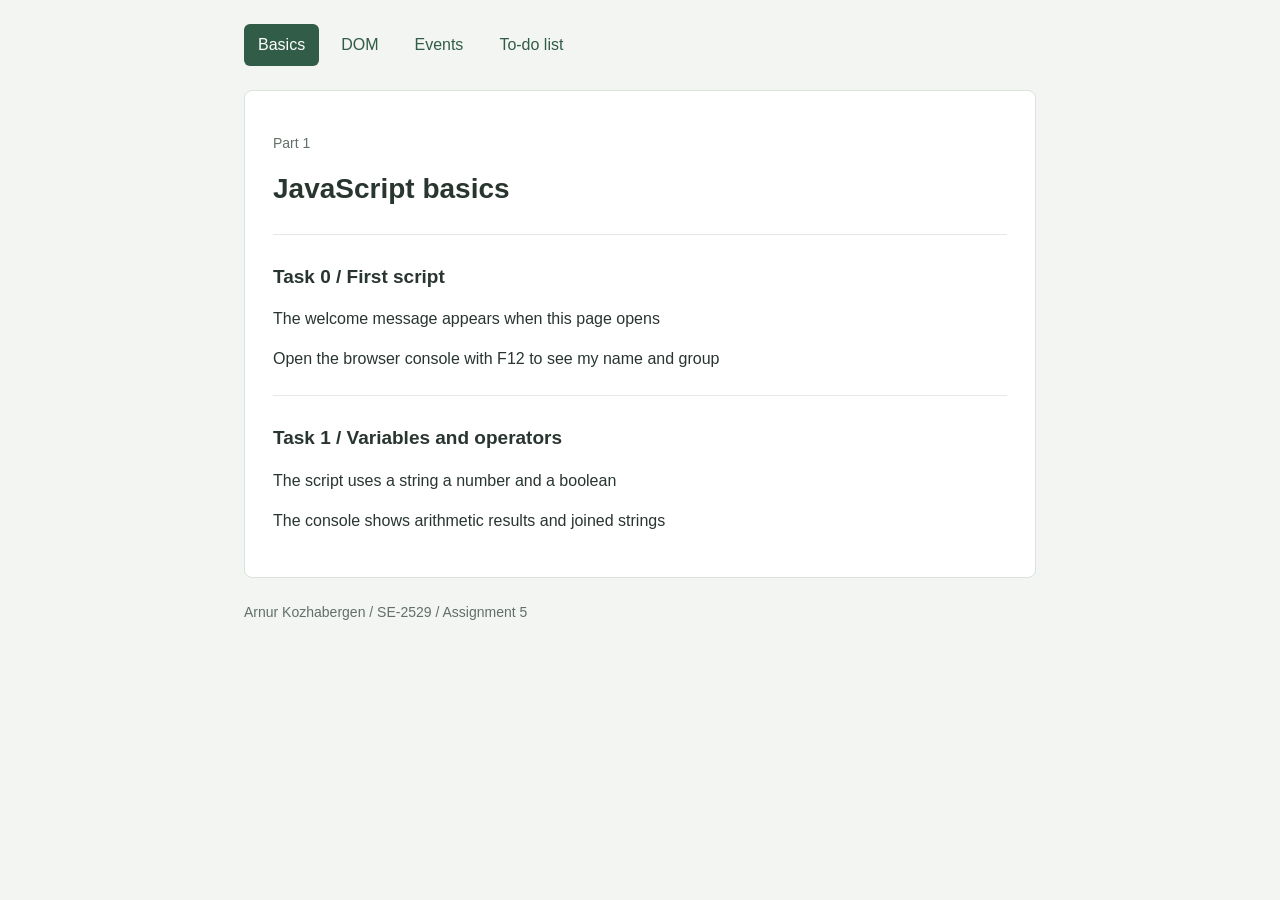
<file: index.html>
<!DOCTYPE html>
<html lang="en">
<head>
  <meta charset="UTF-8">
  <meta name="viewport" content="width=device-width, initial-scale=1.0">
  <title>JavaScript basics</title>
  <link rel="stylesheet" href="style.css">
  <script src="basics.js" defer></script>
</head>
<body>
  <header>
    <nav aria-label="Assignment parts">
      <a href="index.html" aria-current="page">Basics</a>
      <a href="dom.html">DOM</a>
      <a href="events.html">Events</a>
      <a href="todo.html">To-do list</a>
    </nav>
  </header>
  <main>
    <p class="part">Part 1</p>
    <h1>JavaScript basics</h1>
    <section>
      <h2>Task 0 / First script</h2>
      <p>The welcome message appears when this page opens</p>
      <p>Open the browser console with F12 to see my name and group</p>
    </section>
    <section>
      <h2>Task 1 / Variables and operators</h2>
      <p>The script uses a string a number and a boolean</p>
      <p>The console shows arithmetic results and joined strings</p>
    </section>
  </main>
  <footer>Arnur Kozhabergen / SE-2529 / Assignment 5</footer>
</body>
</html>
</file>
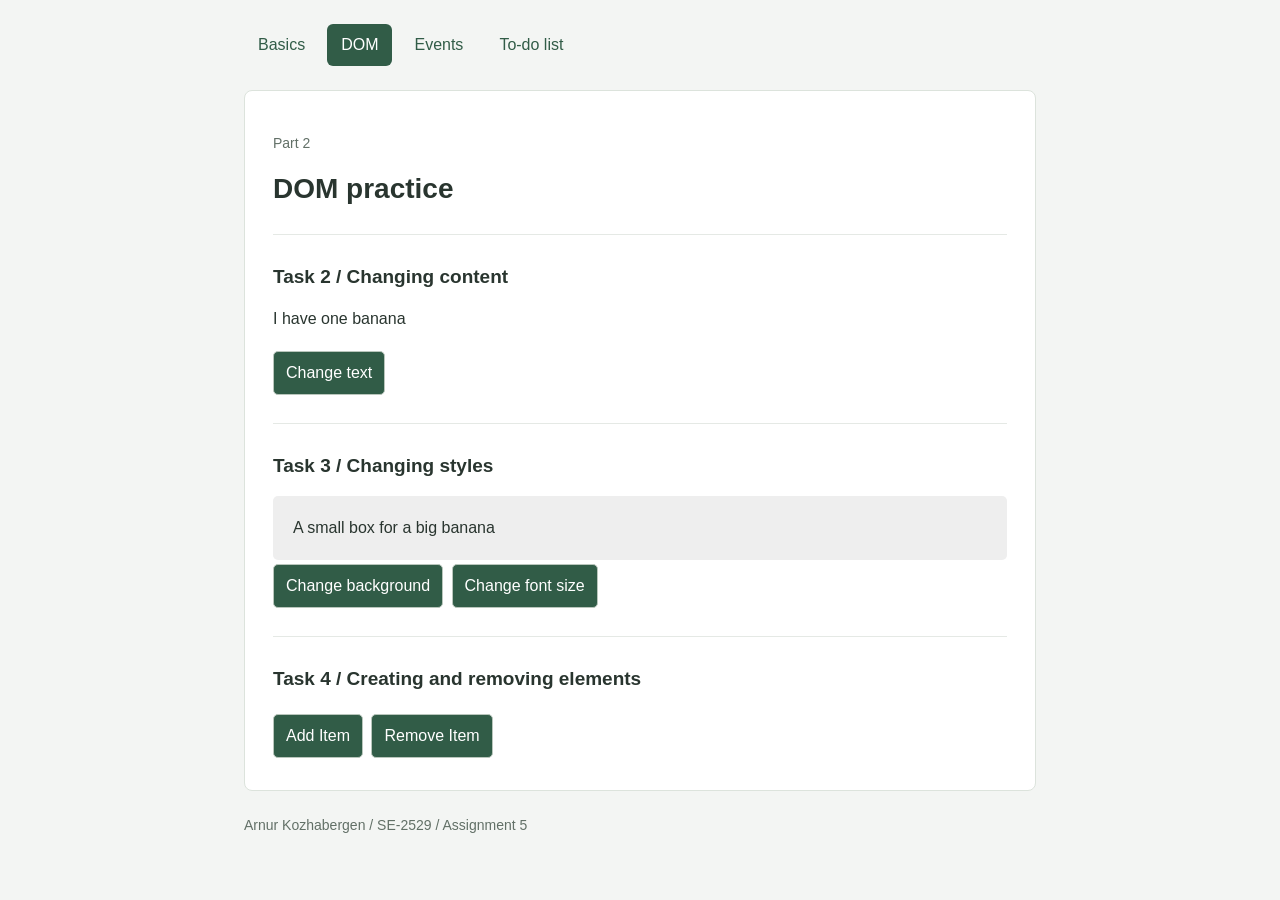
<file: dom.html>
<!DOCTYPE html>
<html lang="en">
<head>
  <meta charset="UTF-8">
  <meta name="viewport" content="width=device-width, initial-scale=1.0">
  <title>DOM practice</title>
  <link rel="stylesheet" href="style.css">
  <script src="dom.js" defer></script>
</head>
<body>
  <header>
    <nav aria-label="Assignment parts">
      <a href="index.html">Basics</a>
      <a href="dom.html" aria-current="page">DOM</a>
      <a href="events.html">Events</a>
      <a href="todo.html">To-do list</a>
    </nav>
  </header>
  <main>
    <p class="part">Part 2</p>
    <h1>DOM practice</h1>
    <section>
      <h2>Task 2 / Changing content</h2>
      <p id="message" aria-live="polite">I have one banana</p>
      <button id="change-text">Change text</button>
    </section>
    <section>
      <h2>Task 3 / Changing styles</h2>
      <div id="style-box" class="box">A small box for a big banana</div>
      <button id="change-color">Change background</button>
      <button id="change-size">Change font size</button>
    </section>
    <section>
      <h2>Task 4 / Creating and removing elements</h2>
      <ul id="items"></ul>
      <button id="add-item">Add Item</button>
      <button id="remove-item">Remove Item</button>
    </section>
  </main>
  <footer>Arnur Kozhabergen / SE-2529 / Assignment 5</footer>
</body>
</html>
</file>
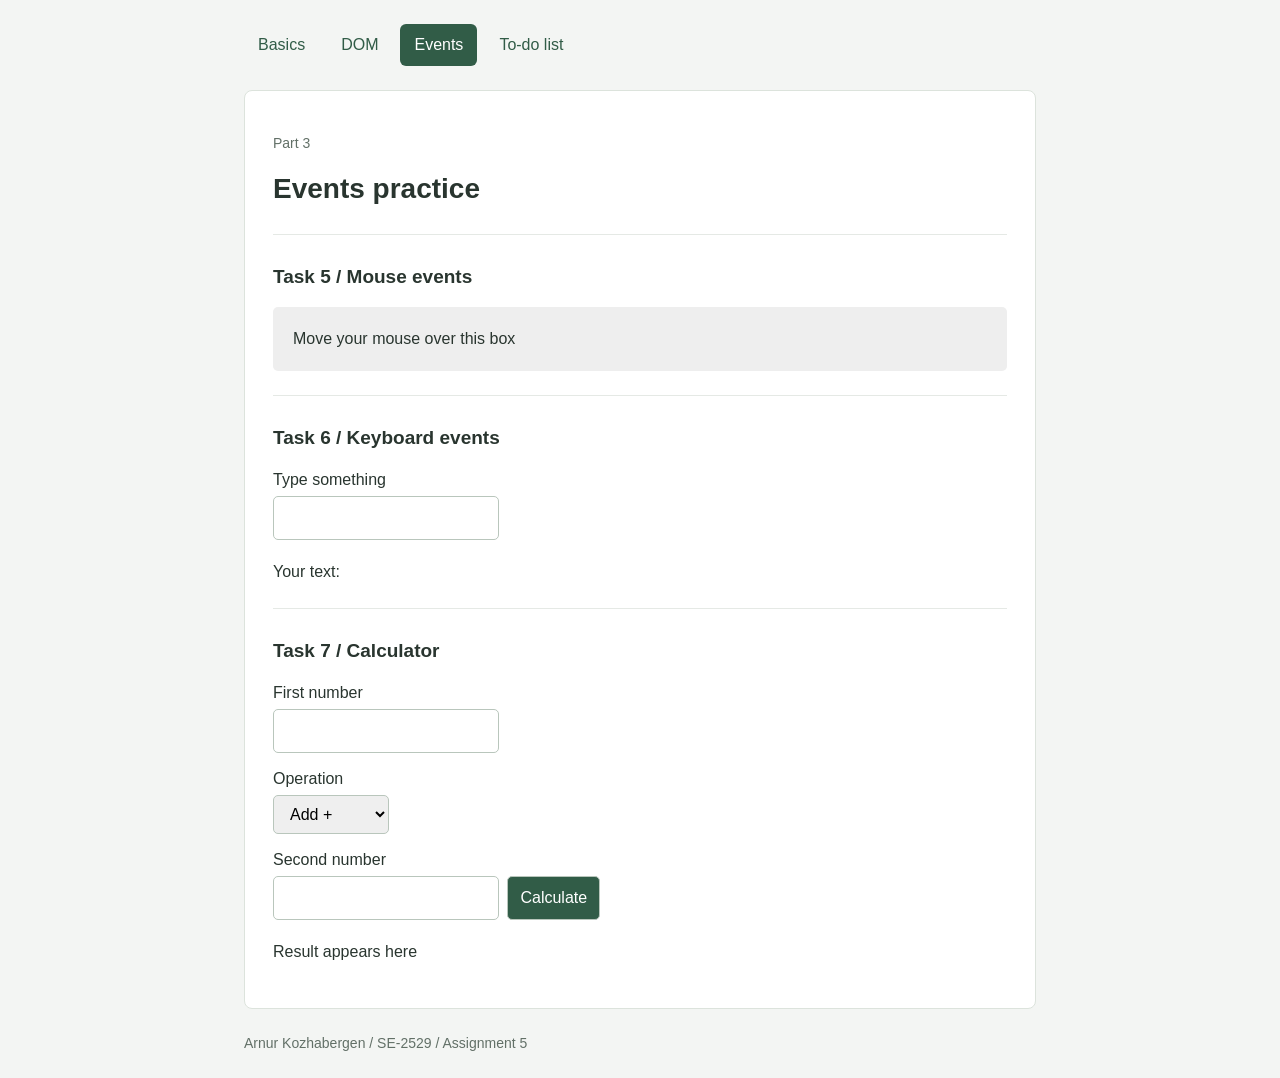
<file: events.html>
<!DOCTYPE html>
<html lang="en">
<head>
  <meta charset="UTF-8">
  <meta name="viewport" content="width=device-width, initial-scale=1.0">
  <title>Events practice</title>
  <link rel="stylesheet" href="style.css">
  <script src="events.js" defer></script>
</head>
<body>
  <header>
    <nav aria-label="Assignment parts">
      <a href="index.html">Basics</a>
      <a href="dom.html">DOM</a>
      <a href="events.html" aria-current="page">Events</a>
      <a href="todo.html">To-do list</a>
    </nav>
  </header>
  <main>
    <p class="part">Part 3</p>
    <h1>Events practice</h1>
    <section>
      <h2>Task 5 / Mouse events</h2>
      <div id="mouse-box" class="box">Move your mouse over this box</div>
    </section>
    <section>
      <h2>Task 6 / Keyboard events</h2>
      <label for="typing">Type something</label>
      <input id="typing" type="text">
      <p>Your text: <span id="typed-text"></span></p>
    </section>
    <section>
      <h2>Task 7 / Calculator</h2>
      <form id="calculator">
        <label for="first-number">First number</label>
        <input id="first-number" type="number" step="any" required>
        <label for="operation">Operation</label>
        <select id="operation">
          <option value="+">Add +</option>
          <option value="-">Subtract -</option>
          <option value="*">Multiply *</option>
          <option value="/">Divide /</option>
        </select>
        <label for="second-number">Second number</label>
        <input id="second-number" type="number" step="any" required>
        <button type="submit">Calculate</button>
      </form>
      <p id="answer" role="status">Result appears here</p>
    </section>
  </main>
  <footer>Arnur Kozhabergen / SE-2529 / Assignment 5</footer>
</body>
</html>
</file>
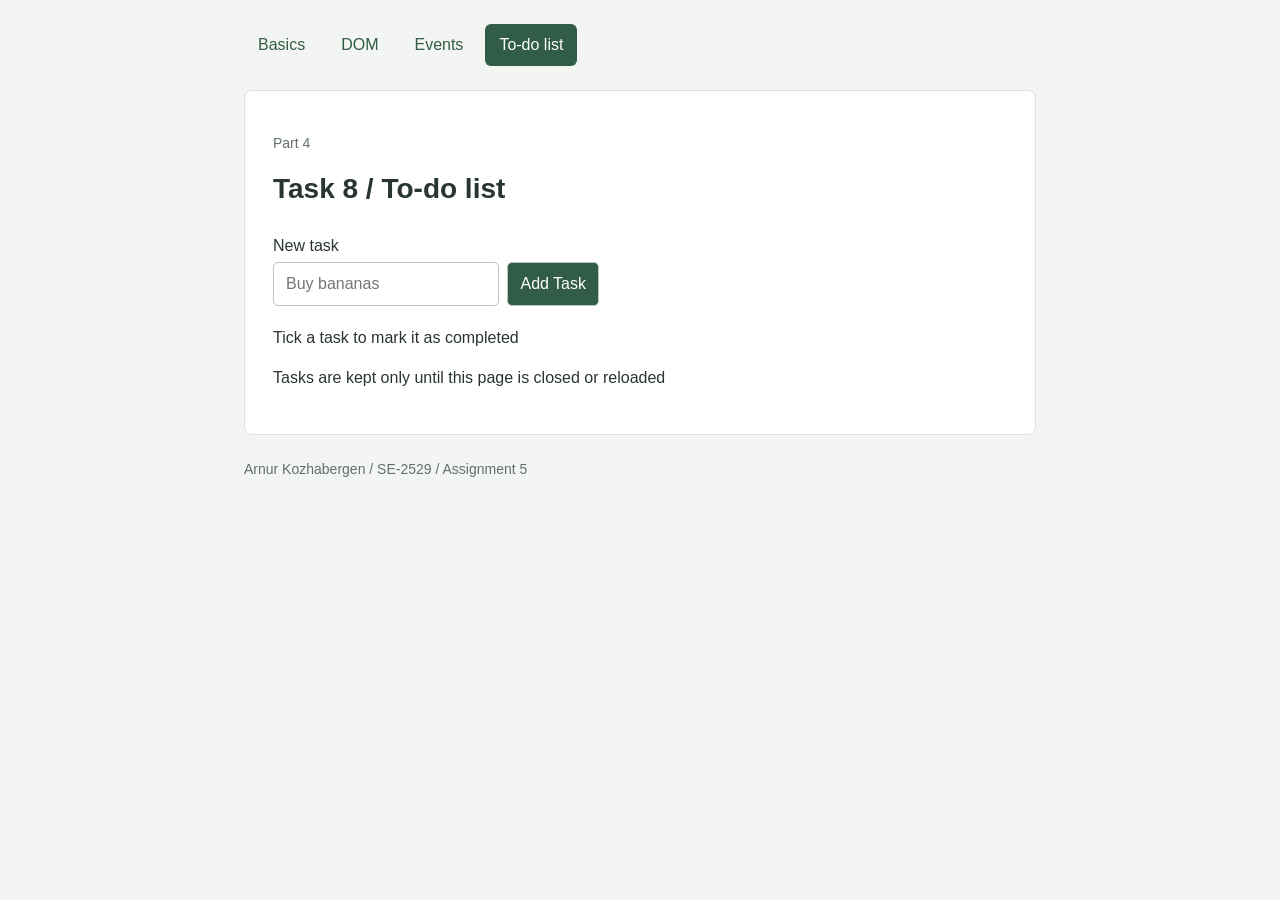
<file: todo.html>
<!DOCTYPE html>
<html lang="en">
<head>
  <meta charset="UTF-8">
  <meta name="viewport" content="width=device-width, initial-scale=1.0">
  <title>To-do list</title>
  <link rel="stylesheet" href="style.css">
  <script src="todo.js" defer></script>
</head>
<body>
  <header>
    <nav aria-label="Assignment parts">
      <a href="index.html">Basics</a>
      <a href="dom.html">DOM</a>
      <a href="events.html">Events</a>
      <a href="todo.html" aria-current="page">To-do list</a>
    </nav>
  </header>
  <main>
    <p class="part">Part 4</p>
    <h1>Task 8 / To-do list</h1>
    <form id="task-form">
      <label for="task-input">New task</label>
      <input id="task-input" type="text" placeholder="Buy bananas" required>
      <button type="submit">Add Task</button>
    </form>
    <p>Tick a task to mark it as completed</p>
    <ul id="tasks"></ul>
    <p>Tasks are kept only until this page is closed or reloaded</p>
  </main>
  <footer>Arnur Kozhabergen / SE-2529 / Assignment 5</footer>
</body>
</html>
</file>
<file: style.css>
* {
  box-sizing: border-box;
}

body {
  max-width: 840px;
  margin: auto;
  padding: 24px;
  background: #f3f5f3;
  color: #29352f;
  font: 16px/1.5 Arial, sans-serif;
}

nav {
  display: flex;
  flex-wrap: wrap;
  gap: 8px;
}

nav a {
  padding: 9px 14px;
  border-radius: 6px;
  color: #315c47;
  text-decoration: none;
}

nav a:hover {
  background: #e1e9e2;
}

nav a[aria-current] {
  background: #315c47;
  color: white;
}

main {
  margin-top: 24px;
  padding: 28px;
  border: 1px solid #dce3dc;
  border-radius: 8px;
  background: white;
}

h1 {
  margin: 8px 0 24px;
  font-size: 28px;
}

h2 {
  font-size: 19px;
}

.part, footer {
  color: #627067;
  font-size: 14px;
}

footer {
  margin-top: 24px;
}

section {
  margin-top: 24px;
  padding-top: 12px;
  border-top: 1px solid #e5e9e5;
}

button, input, select {
  max-width: 100%;
  padding: 9px 12px;
  margin: 4px 4px 4px 0;
  border: 1px solid #b9c6bc;
  border-radius: 5px;
  font: inherit;
}

button {
  background: #315c47;
  color: white;
  cursor: pointer;
  transition: background-color 150ms ease-out;
}

button:hover {
  background: #244535;
}

input:focus, select:focus, button:focus-visible, nav a:focus-visible {
  outline: 2px solid #315c47;
  outline-offset: 2px;
}

label {
  display: block;
  margin-top: 10px;
}

.box {
  padding: 20px;
  border-radius: 5px;
  background-color: #eee;
}

li {
  margin: 8px 0;
  overflow-wrap: anywhere;
}

.done {
  color: #627067;
  text-decoration: line-through;
}

#tasks {
  padding: 0;
}

#tasks li {
  display: flex;
  align-items: center;
  padding: 10px;
  border: 1px solid #e1e7e1;
  border-radius: 5px;
  background: #f8faf8;
}

.task-name {
  flex: 1;
  min-width: 0;
  margin: 0 8px;
}

@media (max-width: 480px) {
  body, main {
    padding: 16px;
  }

  nav a {
    padding: 8px 10px;
  }
}
</file>
